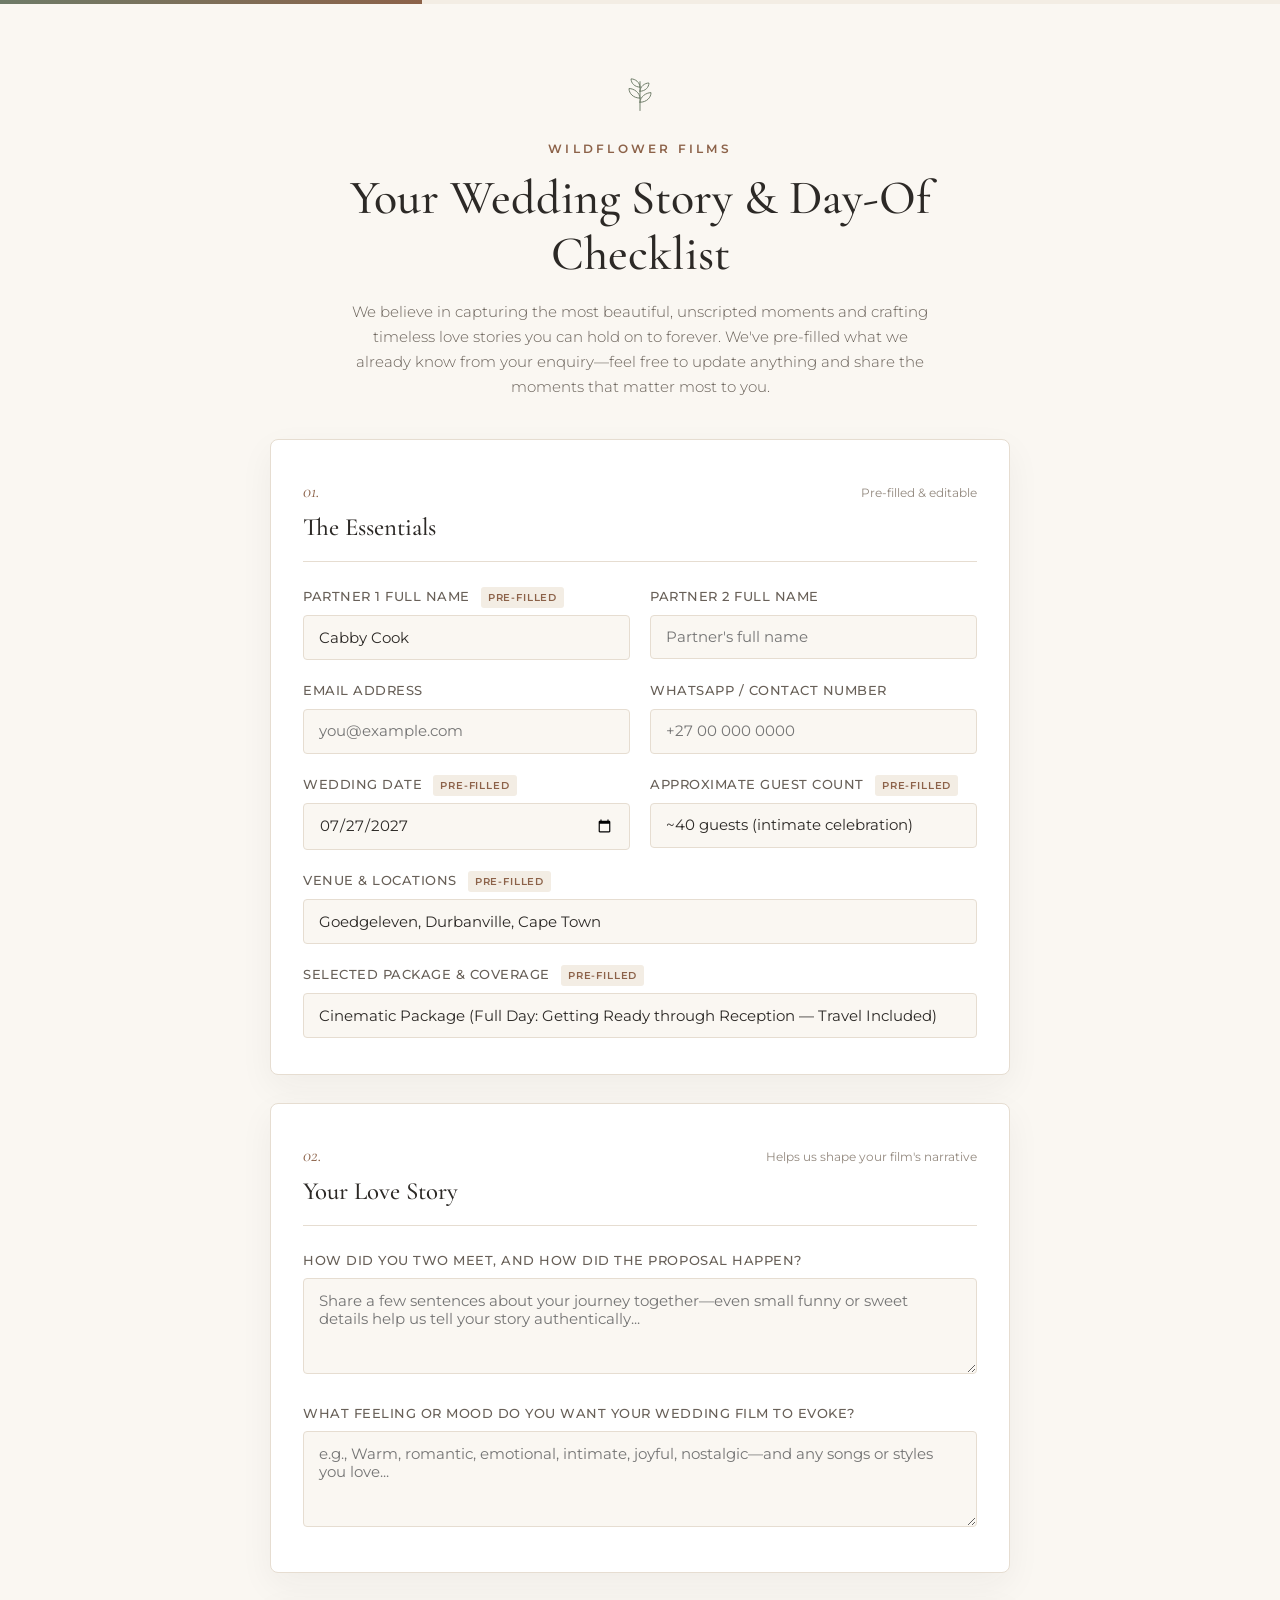
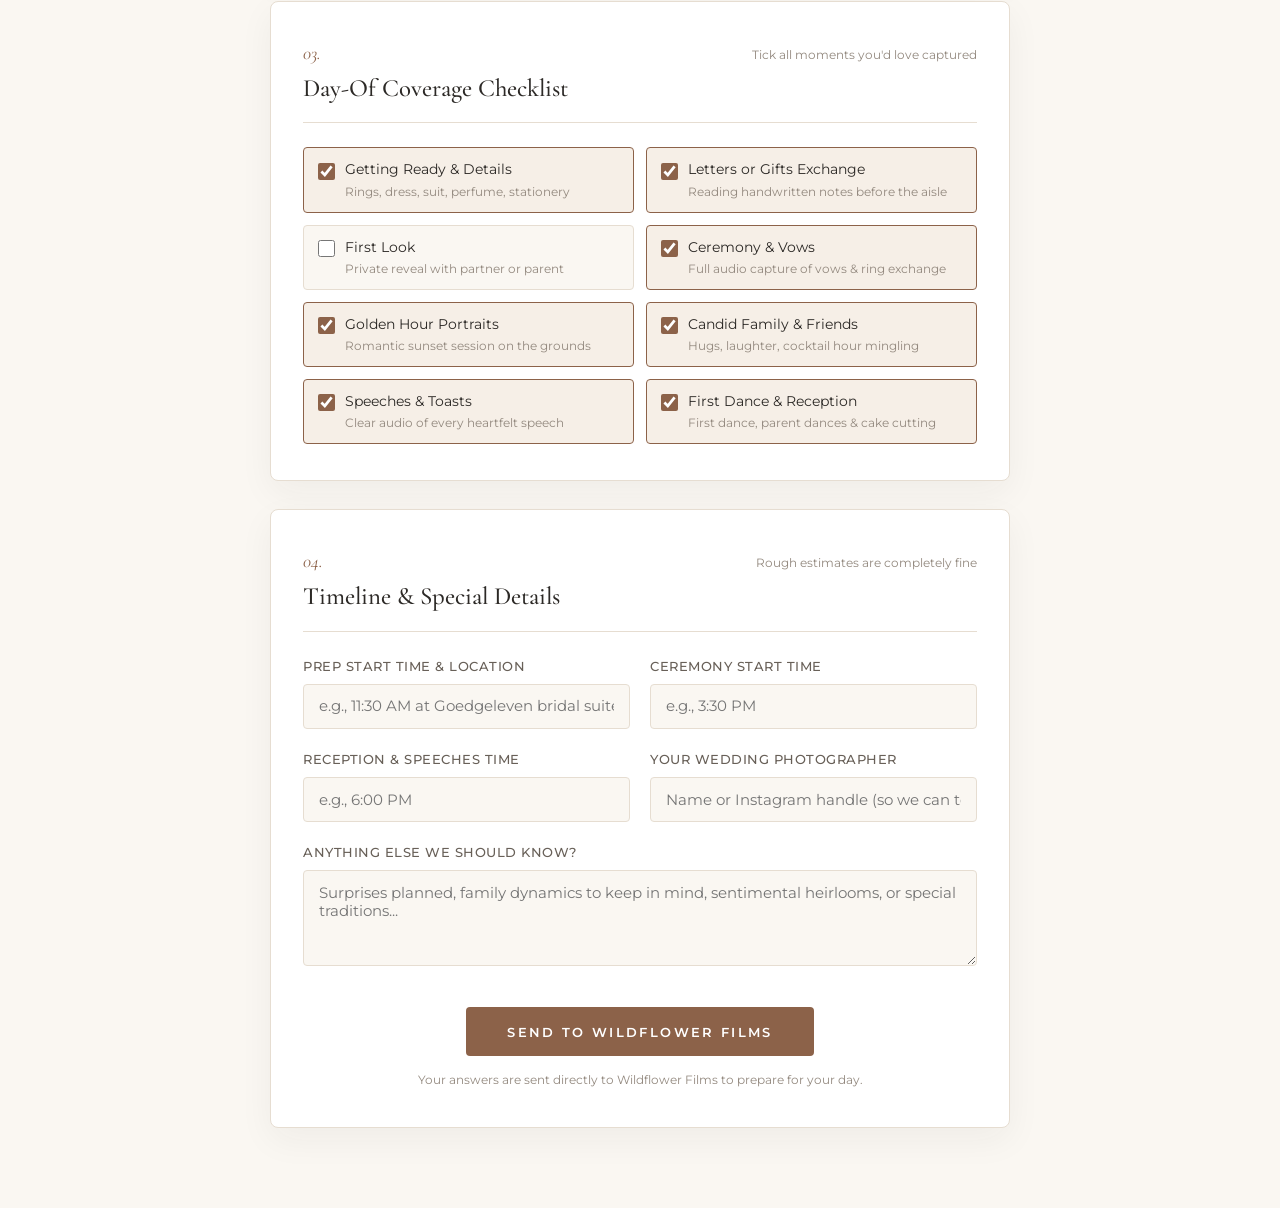
<file: Client Form/index.html>
<!DOCTYPE html>
<html lang="en">
<head>
  <meta charset="UTF-8" />
  <meta name="viewport" content="width=device-width, initial-scale=1.0" />
  <title>Wildflower Films — Wedding Story &amp; Day-Of Checklist</title>
  <link rel="preconnect" href="https://fonts.googleapis.com" />
  <link rel="preconnect" href="https://fonts.gstatic.com" crossorigin />
  <link href="https://fonts.googleapis.com/css2?family=Cormorant+Garamond:ital,wght@0,400;0,500;0,600;1,400&family=Montserrat:wght@300;400;500;600&display=swap" rel="stylesheet" />
  <style>
    /* ==========================================================================
       WILDFLOWER FILMS — BRAND DESIGN TOKENS
       (Matches styles.css root tokens for easy customization)
       ========================================================================== */
    :root {
      --bg-primary: #FAF7F2;
      --bg-secondary: #F3EDE4;
      --bg-card: #FFFFFF;
      --text-primary: #2C2926;
      --text-secondary: #686058;
      --text-muted: #93897F;
      --accent-primary: #8C6249;     /* Warm Terracotta / Clay */
      --accent-secondary: #6E7B68;   /* Botanical Sage */
      --accent-hover: #724E39;
      --border-light: #E6DDD1;
      --border-focus: #8C6249;
      --font-serif: 'Cormorant Garamond', Georgia, serif;
      --font-sans: 'Montserrat', -apple-system, BlinkMacSystemFont, sans-serif;
      --radius-sm: 4px;
      --radius-md: 8px;
      --shadow-soft: 0 12px 35px rgba(44, 41, 38, 0.05);
    }

    * {
      box-sizing: border-box;
      margin: 0;
      padding: 0;
    }

    body {
      background-color: var(--bg-primary);
      color: var(--text-primary);
      font-family: var(--font-sans);
      font-weight: 400;
      line-height: 1.65;
      -webkit-font-smoothing: antialiased;
    }

    /* Subtle Progress Bar */
    .progress-bar-wrap {
      position: fixed;
      top: 0;
      left: 0;
      width: 100%;
      height: 4px;
      background: var(--bg-secondary);
      z-index: 100;
    }

    .progress-bar-fill {
      height: 100%;
      width: 0%;
      background: linear-gradient(90deg, var(--accent-secondary), var(--accent-primary));
      transition: width 0.3s ease;
    }

    /* Header */
    header {
      text-align: center;
      padding: 4.5rem 1.5rem 2.5rem;
      max-width: 760px;
      margin: 0 auto;
    }

    .botanical-mark {
      width: 44px;
      height: 44px;
      margin: 0 auto 1rem;
      color: var(--accent-secondary);
    }

    .brand-eyebrow {
      font-size: 0.72rem;
      letter-spacing: 0.28em;
      text-transform: uppercase;
      color: var(--accent-primary);
      font-weight: 600;
      margin-bottom: 0.65rem;
    }

    h1 {
      font-family: var(--font-serif);
      font-size: clamp(2.1rem, 4.5vw, 3rem);
      font-weight: 500;
      line-height: 1.18;
      color: var(--text-primary);
      margin-bottom: 1rem;
    }

    .intro-text {
      font-size: 0.95rem;
      color: var(--text-secondary);
      max-width: 580px;
      margin: 0 auto;
      font-weight: 300;
    }

    /* Main Container */
    main {
      max-width: 780px;
      margin: 0 auto 5rem;
      padding: 0 1.25rem;
    }

    .card {
      background: var(--bg-card);
      border: 1px solid var(--border-light);
      border-radius: var(--radius-md);
      padding: 2.25rem 2rem;
      margin-bottom: 1.75rem;
      box-shadow: var(--shadow-soft);
    }

    .section-header {
      border-bottom: 1px solid var(--border-light);
      padding-bottom: 0.85rem;
      margin-bottom: 1.5rem;
      display: flex;
      align-items: baseline;
      justify-content: space-between;
      gap: 1rem;
    }

    .section-number {
      font-family: var(--font-serif);
      font-style: italic;
      font-size: 1.15rem;
      color: var(--accent-primary);
      margin-right: 0.45rem;
    }

    h2 {
      font-family: var(--font-serif);
      font-size: 1.55rem;
      font-weight: 500;
      color: var(--text-primary);
    }

    .section-hint {
      font-size: 0.78rem;
      color: var(--text-muted);
    }

    /* Grid & Inputs */
    .grid-2 {
      display: grid;
      grid-template-columns: 1fr 1fr;
      gap: 1.25rem;
    }

    .field {
      margin-bottom: 1.25rem;
    }

    .field:last-child {
      margin-bottom: 0;
    }

    label.field-label {
      display: block;
      font-size: 0.8rem;
      font-weight: 500;
      letter-spacing: 0.04em;
      text-transform: uppercase;
      color: var(--text-secondary);
      margin-bottom: 0.45rem;
    }

    .prefilled-badge {
      display: inline-block;
      font-size: 0.65rem;
      letter-spacing: 0.08em;
      text-transform: uppercase;
      background: var(--bg-secondary);
      color: var(--accent-primary);
      padding: 0.12rem 0.45rem;
      border-radius: 3px;
      margin-left: 0.4rem;
      vertical-align: middle;
      font-weight: 600;
    }

    input[type="text"],
    input[type="email"],
    input[type="tel"],
    input[type="date"],
    input[type="time"],
    textarea,
    select {
      width: 100%;
      padding: 0.78rem 0.95rem;
      font-family: var(--font-sans);
      font-size: 0.92rem;
      color: var(--text-primary);
      background-color: var(--bg-primary);
      border: 1px solid var(--border-light);
      border-radius: var(--radius-sm);
      transition: border-color 0.2s ease, background-color 0.2s ease;
    }

    input:focus,
    textarea:focus,
    select:focus {
      outline: none;
      border-color: var(--border-focus);
      background-color: #FFFFFF;
    }

    textarea {
      min-height: 96px;
      resize: vertical;
    }

    /* Interactive Checklist Items */
    .checklist-grid {
      display: grid;
      grid-template-columns: 1fr 1fr;
      gap: 0.75rem;
    }

    .check-item {
      display: flex;
      align-items: flex-start;
      gap: 0.65rem;
      padding: 0.75rem 0.85rem;
      background: var(--bg-primary);
      border: 1px solid var(--border-light);
      border-radius: var(--radius-sm);
      cursor: pointer;
      transition: all 0.2s ease;
      user-select: none;
    }

    .check-item:hover {
      border-color: var(--accent-primary);
    }

    .check-item input[type="checkbox"] {
      accent-color: var(--accent-primary);
      width: 17px;
      height: 17px;
      margin-top: 0.15rem;
      cursor: pointer;
      flex-shrink: 0;
    }

    .check-item.checked {
      background: #F6EFE7;
      border-color: var(--accent-primary);
    }

    .check-text {
      font-size: 0.88rem;
      color: var(--text-primary);
      line-height: 1.4;
    }

    .check-sub {
      display: block;
      font-size: 0.76rem;
      color: var(--text-muted);
      margin-top: 0.15rem;
    }

    /* Submit Button */
    .submit-wrap {
      text-align: center;
      margin-top: 2rem;
    }

    .btn-submit {
      background-color: var(--accent-primary);
      color: #FFFFFF;
      font-family: var(--font-sans);
      font-size: 0.82rem;
      font-weight: 600;
      letter-spacing: 0.18em;
      text-transform: uppercase;
      padding: 1.05rem 2.6rem;
      border: none;
      border-radius: var(--radius-sm);
      cursor: pointer;
      transition: background-color 0.25s ease, transform 0.15s ease;
    }

    .btn-submit:hover {
      background-color: var(--accent-hover);
      transform: translateY(-1px);
    }

    .privacy-note {
      font-size: 0.78rem;
      color: var(--text-muted);
      margin-top: 0.85rem;
    }

    /* Thank You State */
    .thank-you-card {
      display: none;
      text-align: center;
      padding: 3.5rem 2rem;
    }

    .thank-you-card h2 {
      font-size: 2rem;
      margin-bottom: 0.75rem;
    }

    .summary-box {
      text-align: left;
      background: var(--bg-primary);
      border: 1px solid var(--border-light);
      border-radius: var(--radius-sm);
      padding: 1.25rem;
      margin: 1.5rem auto;
      max-width: 560px;
      font-size: 0.85rem;
      white-space: pre-wrap;
      color: var(--text-secondary);
    }

    .btn-copy {
      background: transparent;
      border: 1px solid var(--accent-primary);
      color: var(--accent-primary);
      padding: 0.65rem 1.35rem;
      font-size: 0.78rem;
      letter-spacing: 0.12em;
      text-transform: uppercase;
      font-weight: 600;
      border-radius: var(--radius-sm);
      cursor: pointer;
    }

    .btn-copy:hover {
      background: var(--accent-primary);
      color: #FFF;
    }

    .hidden {
      display: none;
    }

    @media (max-width: 640px) {
      .grid-2,
      .checklist-grid {
        grid-template-columns: 1fr;
      }
      .card {
        padding: 1.6rem 1.25rem;
      }
    }
  </style>
</head>
<body>

  <div class="progress-bar-wrap">
    <div class="progress-bar-fill" id="progressBar"></div>
  </div>

  <header>
    <svg class="botanical-mark" viewBox="0 0 64 64" fill="none" stroke="currentColor" stroke-width="1.4" stroke-linecap="round" stroke-linejoin="round" aria-hidden="true">
      <path d="M32 56V14" />
      <path d="M32 22C24 22 19 16 19 10C25 10 32 15 32 22Z" />
      <path d="M32 28C40 28 45 22 45 16C39 16 32 21 32 28Z" />
      <path d="M32 38C22 38 16 31 16 24C23 24 32 30 32 38Z" />
      <path d="M32 44C42 44 48 37 48 30C41 30 32 36 32 44Z" />
    </svg>
    <div class="brand-eyebrow">Wildflower Films</div>
    <h1>Your Wedding Story &amp; Day-Of Checklist</h1>
    <p class="intro-text">
      We believe in capturing the most beautiful, unscripted moments and crafting timeless love stories you can hold on to forever. We've pre-filled what we already know from your enquiry—feel free to update anything and share the moments that matter most to you.
    </p>
  </header>

  <main>
    <form name="wedding-checklist" method="POST" data-netlify="true" netlify-honeypot="bot-field" id="weddingForm">
      <input type="hidden" name="form-name" value="wedding-checklist" />
      <p class="hidden">
        <label>Don’t fill this out if you're human: <input name="bot-field" /></label>
      </p>

      <!-- SECTION 1: THE ESSENTIALS -->
      <section class="card">
        <div class="section-header">
          <div><span class="section-number">01.</span><h2>The Essentials</h2></div>
          <span class="section-hint">Pre-filled &amp; editable</span>
        </div>

        <div class="grid-2">
          <div class="field">
            <label class="field-label" for="partner1">Partner 1 Full Name <span class="prefilled-badge">Pre-filled</span></label>
            <input type="text" id="partner1" name="partner_1" value="Cabby Cook" required />
          </div>
          <div class="field">
            <label class="field-label" for="partner2">Partner 2 Full Name</label>
            <input type="text" id="partner2" name="partner_2" placeholder="Partner's full name" required />
          </div>
        </div>

        <div class="grid-2">
          <div class="field">
            <label class="field-label" for="email">Email Address</label>
            <input type="email" id="email" name="email" placeholder="you@example.com" required />
          </div>
          <div class="field">
            <label class="field-label" for="phone">WhatsApp / Contact Number</label>
            <input type="tel" id="phone" name="phone" placeholder="+27 00 000 0000" />
          </div>
        </div>

        <div class="grid-2">
          <div class="field">
            <label class="field-label" for="weddingDate">Wedding Date <span class="prefilled-badge">Pre-filled</span></label>
            <input type="date" id="weddingDate" name="wedding_date" value="2027-07-27" required />
          </div>
          <div class="field">
            <label class="field-label" for="guestCount">Approximate Guest Count <span class="prefilled-badge">Pre-filled</span></label>
            <input type="text" id="guestCount" name="guest_count" value="~40 guests (intimate celebration)" />
          </div>
        </div>

        <div class="field">
          <label class="field-label" for="venue">Venue &amp; Locations <span class="prefilled-badge">Pre-filled</span></label>
          <input type="text" id="venue" name="venue" value="Goedgeleven, Durbanville, Cape Town" required />
        </div>

        <div class="field">
          <label class="field-label" for="packageSelected">Selected Package &amp; Coverage <span class="prefilled-badge">Pre-filled</span></label>
          <input type="text" id="packageSelected" name="package_selected" value="Cinematic Package (Full Day: Getting Ready through Reception — Travel Included)" />
        </div>
      </section>

      <!-- SECTION 2: YOUR LOVE STORY -->
      <section class="card">
        <div class="section-header">
          <div><span class="section-number">02.</span><h2>Your Love Story</h2></div>
          <span class="section-hint">Helps us shape your film's narrative</span>
        </div>

        <div class="field">
          <label class="field-label" for="howWeMet">How did you two meet, and how did the proposal happen?</label>
          <textarea id="howWeMet" name="love_story" placeholder="Share a few sentences about your journey together—even small funny or sweet details help us tell your story authentically..."></textarea>
        </div>

        <div class="field">
          <label class="field-label" for="filmVibe">What feeling or mood do you want your wedding film to evoke?</label>
          <textarea id="filmVibe" name="film_vibe" placeholder="e.g., Warm, romantic, emotional, intimate, joyful, nostalgic—and any songs or styles you love..."></textarea>
        </div>
      </section>

      <!-- SECTION 3: DAY-OF COVERAGE CHECKLIST -->
      <section class="card">
        <div class="section-header">
          <div><span class="section-number">03.</span><h2>Day-Of Coverage Checklist</h2></div>
          <span class="section-hint">Tick all moments you'd love captured</span>
        </div>

        <div class="checklist-grid">
          <label class="check-item checked">
            <input type="checkbox" name="moments[]" value="Bridal & Groom Prep" checked />
            <span class="check-text">Getting Ready &amp; Details<span class="check-sub">Rings, dress, suit, perfume, stationery</span></span>
          </label>

          <label class="check-item checked">
            <input type="checkbox" name="moments[]" value="Letters or Gifts Exchange" checked />
            <span class="check-text">Letters or Gifts Exchange<span class="check-sub">Reading handwritten notes before the aisle</span></span>
          </label>

          <label class="check-item">
            <input type="checkbox" name="moments[]" value="First Look (Couple or Parent)" />
            <span class="check-text">First Look<span class="check-sub">Private reveal with partner or parent</span></span>
          </label>

          <label class="check-item checked">
            <input type="checkbox" name="moments[]" value="Ceremony & Personal Vows" checked />
            <span class="check-text">Ceremony &amp; Vows<span class="check-sub">Full audio capture of vows &amp; ring exchange</span></span>
          </label>

          <label class="check-item checked">
            <input type="checkbox" name="moments[]" value="Golden Hour Couple Portraits" checked />
            <span class="check-text">Golden Hour Portraits<span class="check-sub">Romantic sunset session on the grounds</span></span>
          </label>

          <label class="check-item checked">
            <input type="checkbox" name="moments[]" value="Candid Guest Moments" checked />
            <span class="check-text">Candid Family &amp; Friends<span class="check-sub">Hugs, laughter, cocktail hour mingling</span></span>
          </label>

          <label class="check-item checked">
            <input type="checkbox" name="moments[]" value="Reception Speeches & Toasts" checked />
            <span class="check-text">Speeches &amp; Toasts<span class="check-sub">Clear audio of every heartfelt speech</span></span>
          </label>

          <label class="check-item checked">
            <input type="checkbox" name="moments[]" value="First Dance & Evening Celebrations" checked />
            <span class="check-text">First Dance &amp; Reception<span class="check-sub">First dance, parent dances &amp; cake cutting</span></span>
          </label>
        </div>
      </section>

      <!-- SECTION 4: TIMELINE & SPECIAL NOTES -->
      <section class="card">
        <div class="section-header">
          <div><span class="section-number">04.</span><h2>Timeline &amp; Special Details</h2></div>
          <span class="section-hint">Rough estimates are completely fine</span>
        </div>

        <div class="grid-2">
          <div class="field">
            <label class="field-label" for="prepTime">Prep Start Time &amp; Location</label>
            <input type="text" id="prepTime" name="prep_time" placeholder="e.g., 11:30 AM at Goedgeleven bridal suite" />
          </div>
          <div class="field">
            <label class="field-label" for="ceremonyTime">Ceremony Start Time</label>
            <input type="text" id="ceremonyTime" name="ceremony_time" placeholder="e.g., 3:30 PM" />
          </div>
        </div>

        <div class="grid-2">
          <div class="field">
            <label class="field-label" for="receptionTime">Reception &amp; Speeches Time</label>
            <input type="text" id="receptionTime" name="reception_time" placeholder="e.g., 6:00 PM" />
          </div>
          <div class="field">
            <label class="field-label" for="photographer">Your Wedding Photographer</label>
            <input type="text" id="photographer" name="photographer" placeholder="Name or Instagram handle (so we can team up!)" />
          </div>
        </div>

        <div class="field">
          <label class="field-label" for="specialNotes">Anything else we should know?</label>
          <textarea id="specialNotes" name="special_notes" placeholder="Surprises planned, family dynamics to keep in mind, sentimental heirlooms, or special traditions..."></textarea>
        </div>

        <div class="submit-wrap">
          <button type="submit" class="btn-submit">Send to Wildflower Films</button>
          <p class="privacy-note">Your answers are sent directly to Wildflower Films to prepare for your day.</p>
        </div>
      </section>
    </form>

    <!-- THANK YOU / CONFIRMATION VIEW -->
    <section class="card thank-you-card" id="thankYouCard">
      <div class="brand-eyebrow">Thank You</div>
      <h2>We Can't Wait to Tell Your Story</h2>
      <p class="intro-text">
        Your wedding story and day-of checklist have been received by Wildflower Films. Keep a copy of your summary below for your own planning records:
      </p>
      <div class="summary-box" id="summaryOutput"></div>
      <button type="button" class="btn-copy" id="copySummaryBtn">Copy Summary</button>
    </section>
  </main>

  <script>
    // Optional EmailJS config (from your EMAILJS_SETUP.md if you also want EmailJS delivery)
    const EMAILJS_CONFIG = {
      ENABLED: false,
      PUBLIC_KEY: "",
      SERVICE_ID: "",
      TEMPLATE_ID: ""
    };

    const form = document.getElementById('weddingForm');
    const progressBar = document.getElementById('progressBar');
    const thankYouCard = document.getElementById('thankYouCard');
    const summaryOutput = document.getElementById('summaryOutput');
    const copySummaryBtn = document.getElementById('copySummaryBtn');

    // Highlight checked cards
    document.querySelectorAll('.check-item input[type="checkbox"]').forEach((box) => {
      box.addEventListener('change', () => {
        box.closest('.check-item').classList.toggle('checked', box.checked);
        updateProgress();
      });
    });

    // Update top progress indicator
    function updateProgress() {
      const inputs = form.querySelectorAll('input[type="text"], input[type="email"], input[type="tel"], input[type="date"], textarea');
      let filled = 0;
      inputs.forEach((el) => {
        if (el.value.trim().length > 0) filled++;
      });
      const pct = Math.min(100, Math.round((filled / inputs.length) * 100));
      progressBar.style.width = pct + '%';
    }

    form.addEventListener('input', updateProgress);
    updateProgress();

    // Build clean plain-text summary
    function buildSummary(formData) {
      const moments = formData.getAll('moments[]');
      return [
        `COUPLE: ${formData.get('partner_1') || ''} & ${formData.get('partner_2') || ''}`,
        `EMAIL: ${formData.get('email') || ''} | PHONE: ${formData.get('phone') || 'N/A'}`,
        `DATE: ${formData.get('wedding_date') || ''} | GUESTS: ${formData.get('guest_count') || 'N/A'}`,
        `VENUE: ${formData.get('venue') || ''}`,
        `PACKAGE: ${formData.get('package_selected') || ''}`,
        `\nMUST-CAPTURE MOMENTS:\n- ${moments.length ? moments.join('\n- ') : 'None selected'}`,
        `\nTIMELINE:\n- Prep: ${formData.get('prep_time') || 'TBD'}\n- Ceremony: ${formData.get('ceremony_time') || 'TBD'}\n- Reception: ${formData.get('reception_time') || 'TBD'}\n- Photographer: ${formData.get('photographer') || 'TBD'}`,
        `\nLOVE STORY:\n${formData.get('love_story') || '—'}`,
        `\nFILM MOOD / VIBE:\n${formData.get('film_vibe') || '—'}`,
        `\nSPECIAL NOTES:\n${formData.get('special_notes') || '—'}`
      ].join('\n');
    }

    // Handle Netlify AJAX Form Submission
    form.addEventListener('submit', async (e) => {
      e.preventDefault();
      const formData = new FormData(form);
      const summaryText = buildSummary(formData);

      try {
        await fetch('/', {
          method: 'POST',
          headers: { 'Content-Type': 'application/x-www-form-urlencoded' },
          body: new URLSearchParams(formData).toString()
        });
      } catch (err) {
        console.warn('Local preview mode or network notice:', err);
      }

      form.style.display = 'none';
      summaryOutput.textContent = summaryText;
      thankYouCard.style.display = 'block';
      progressBar.style.width = '100%';
      window.scrollTo({ top: 0, behavior: 'smooth' });
    });

    copySummaryBtn.addEventListener('click', () => {
      navigator.clipboard.writeText(summaryOutput.textContent);
      copySummaryBtn.textContent = 'Copied to Clipboard';
      setTimeout(() => (copySummaryBtn.textContent = 'Copy Summary'), 2500);
    });
  </script>
</body>
</html>
</file>
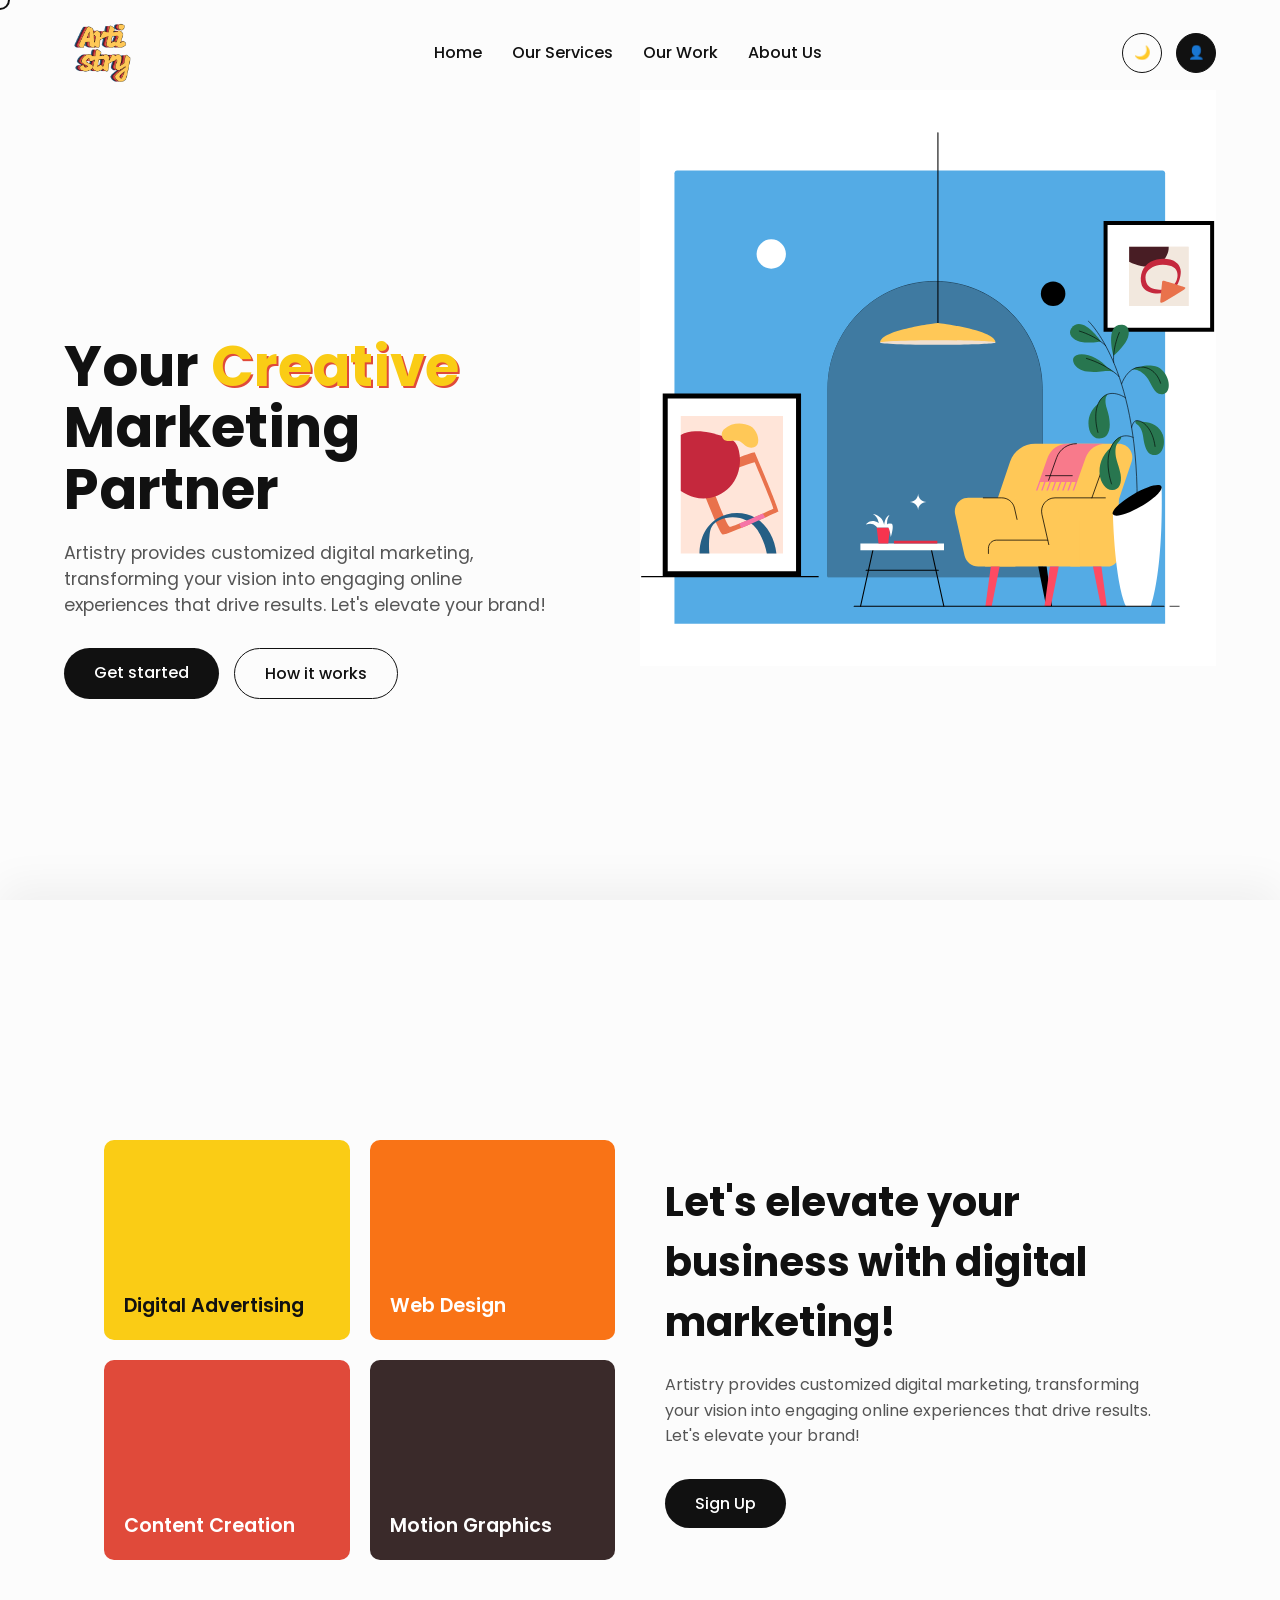
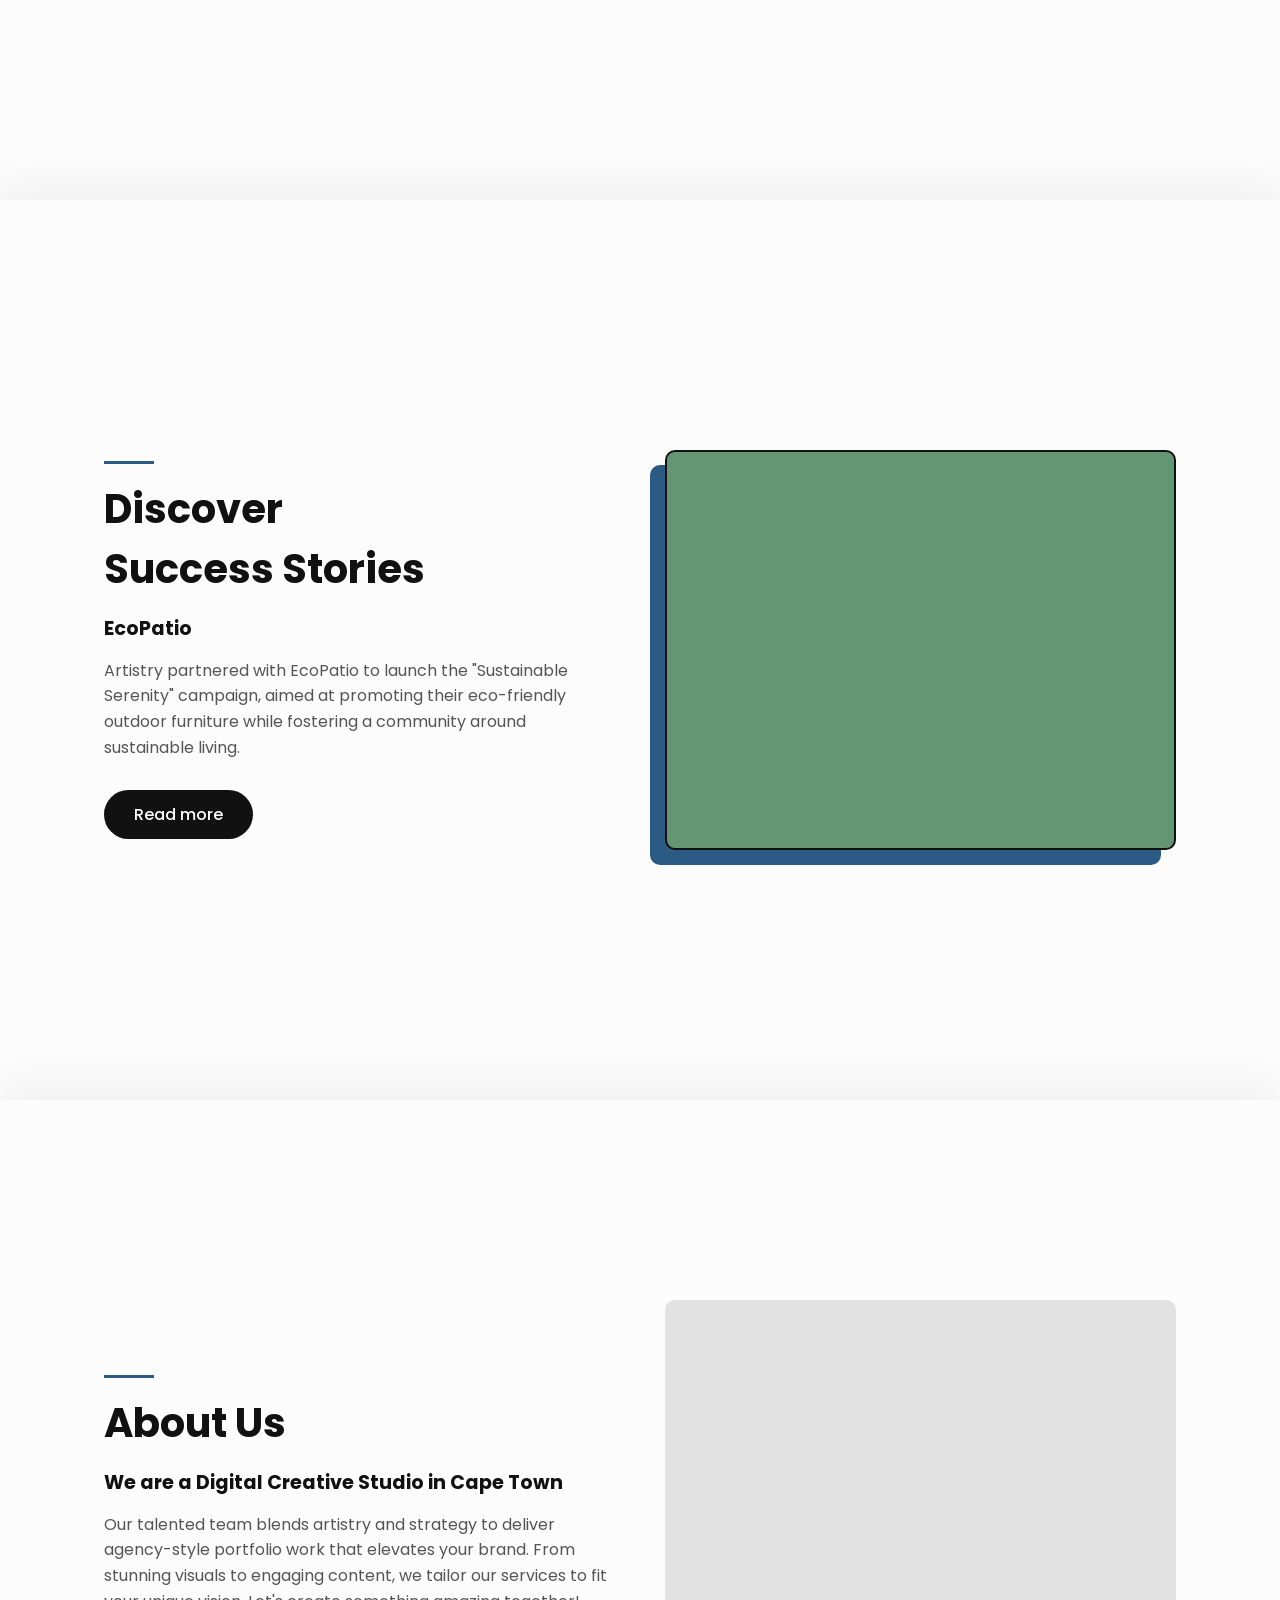
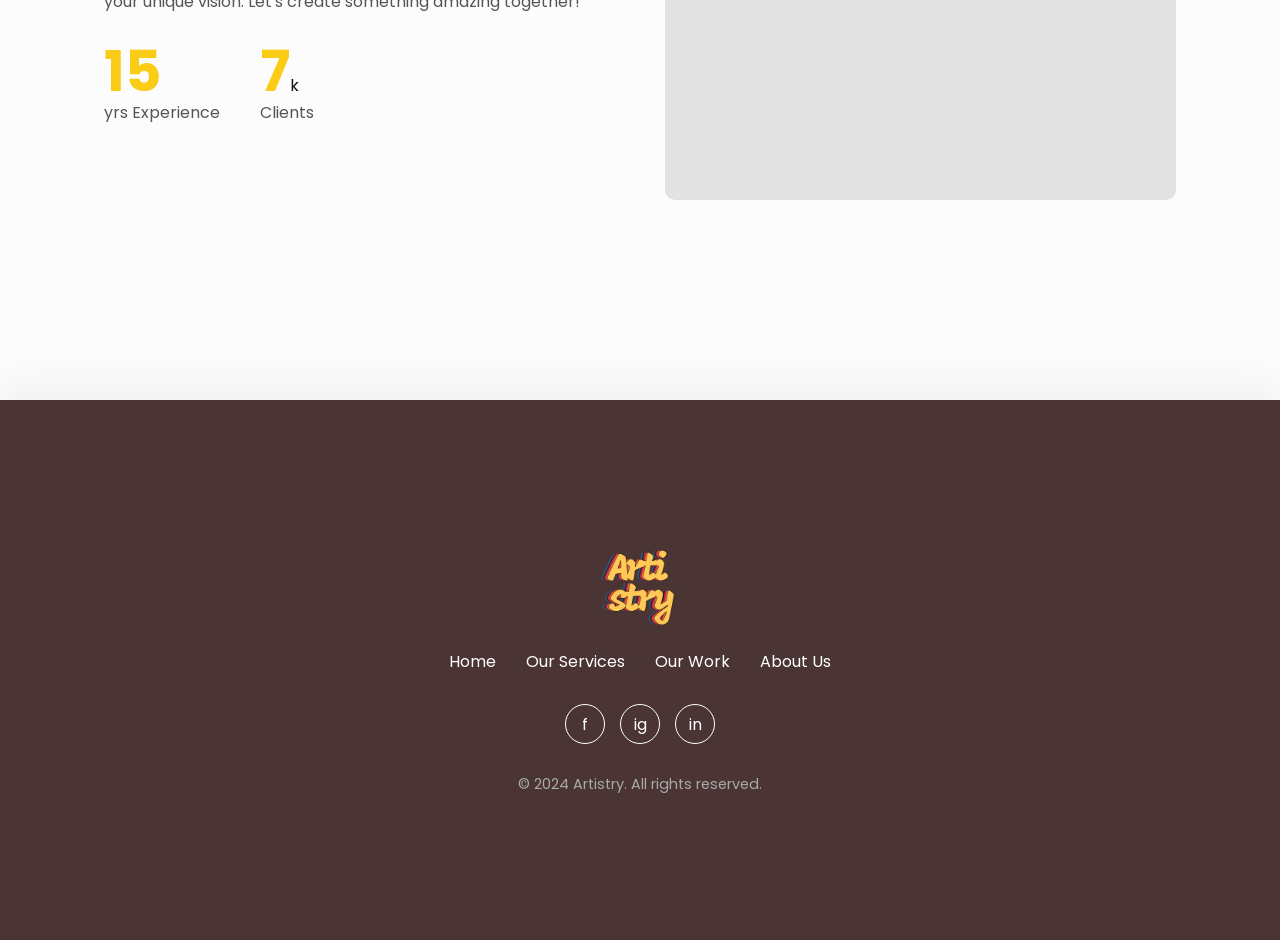
<file: portfolio/index.html>
<!DOCTYPE html>
<html lang="en">
<head>
    <meta charset="UTF-8">
    <meta name="viewport" content="width=device-width, initial-scale=1.0">
    <title>Artistry | Digital Marketing Partner</title>
    <!-- Updated CSS File Reference -->
    <link rel="stylesheet" href="portfolio1.css">
    <link rel="preconnect" href="https://fonts.googleapis.com">
    <link rel="preconnect" href="https://fonts.gstatic.com" crossorigin>
    <link href="https://fonts.googleapis.com/css2?family=Poppins:wght@300;400;500;600;700&display=swap" rel="stylesheet">
</head>
<body>

    <!-- Custom Cursor -->
    <div class="custom-cursor"></div>

    <!-- Navigation -->
    <header class="navbar">
        <!-- Static Header Logo -->
        <a href="#" class="logo-link">
            <img src="images/logo.png" alt="Artistry Logo" class="logo-img">
        </a>
        <nav>
            <a href="#home">Home</a>
            <a href="#services">Our Services</a>
            <a href="#work">Our Work</a>
            <a href="#about">About Us</a>
        </nav>
        <div class="nav-actions">
            <!-- Dark Mode Toggle Button (Replaced Search) -->
            <button class="icon-btn dark-mode-toggle" id="themeToggle">🌙</button>
            <button class="icon-btn profile">👤</button>
        </div>
    </header>

    <!-- Main Container for Stacking Effect -->
    <main class="stacking-container">

        <!-- SECTION 1: Hero (Full Screen, Parallax, Day-to-Night) -->
        <section id="home" class="hero stack-section">
            <div class="day-night-overlay"></div>
            <div class="hero-content parallax" data-speed="0.2">
                <h1>Your <span class="highlight">Creative</span><br>Marketing Partner</h1>
                <p>Artistry provides customized digital marketing, transforming your vision into engaging online experiences that drive results. Let's elevate your brand!</p>
                <div class="hero-buttons">
                    <a href="#" class="btn btn-primary">Get started</a>
                    <a href="#" class="btn btn-secondary">How it works</a>
                </div>
            </div>

            <!-- Parallax SVG Hero Container -->
            <div class="hero-visuals parallax" data-speed="0.15">
                <!-- Day SVG (Base Layer) -->
                <img src="images/hero-day.svg" alt="Room Day" class="svg-layer day-svg">
                <!-- Night SVG (Glows/Lights Layer) -->
                <img src="images/hero-night.svg" alt="Room Night" class="svg-layer night-svg">
            </div>
        </section>

        <!-- SECTION 2: Services -->
        <section id="services" class="services stack-section">
            <div class="services-grid">
                <div class="service-cards">
                    <div class="card card-yellow">Digital Advertising</div>
                    <div class="card card-orange">Web Design</div>
                    <div class="card card-red">Content Creation</div>
                    <div class="card card-dark">Motion Graphics</div>
                </div>
                <div class="services-text">
                    <h2>Let's elevate your business with digital marketing!</h2>
                    <p>Artistry provides customized digital marketing, transforming your vision into engaging online experiences that drive results. Let's elevate your brand!</p>
                    <a href="#" class="btn btn-primary">Sign Up</a>
                </div>
            </div>
        </section>

        <!-- SECTION 3: Success Stories -->
        <section id="work" class="success-stories stack-section">
            <div class="stories-container">
                <div class="stories-text">
                    <div class="section-line"></div>
                    <h2>Discover<br>Success Stories</h2>
                    <h3>EcoPatio</h3>
                    <p>Artistry partnered with EcoPatio to launch the "Sustainable Serenity" campaign, aimed at promoting their eco-friendly outdoor furniture while fostering a community around sustainable living.</p>
                    <a href="#" class="btn btn-primary">Read more</a>
                </div>
                <div class="stories-visual">
                    <!-- Placeholder for the papercraft image -->
                    <div class="visual-box"></div>
                </div>
            </div>
        </section>

        <!-- SECTION 4: About Us -->
        <section id="about" class="about-us stack-section">
            <div class="about-container">
                <div class="about-text">
                    <div class="section-line"></div>
                    <h2>About Us</h2>
                    <h3>We are a Digital Creative Studio in Cape Town</h3>
                    <p>Our talented team blends artistry and strategy to deliver agency-style portfolio work that elevates your brand. From stunning visuals to engaging content, we tailor our services to fit your unique vision. Let's create something amazing together!</p>
                    <div class="stats">
                        <div class="stat-item">
                            <span class="stat-number" data-target="15">0</span>
                            <span class="stat-label">yrs Experience</span>
                        </div>
                        <div class="stat-item">
                            <span class="stat-number" data-target="7">0</span>k
                            <span class="stat-label">Clients</span>
                        </div>
                    </div>
                </div>
                <div class="about-image">
                    <div class="image-placeholder"></div>
                </div>
            </div>
        </section>

        <!-- SECTION 5: Footer -->
        <footer class="footer stack-section">
            <div class="footer-container">
                <!-- Static Footer Logo -->
                <div class="footer-logo-container">
                    <img src="images/logo.png" alt="Artistry Logo" class="footer-logo-img">
                </div>
                <nav class="footer-nav">
                    <a href="#home">Home</a>
                    <a href="#services">Our Services</a>
                    <a href="#work">Our Work</a>
                    <a href="#about">About Us</a>
                </nav>
                <div class="social-icons">
                    <a href="#" class="social-icon">f</a>
                    <a href="#" class="social-icon">ig</a>
                    <a href="#" class="social-icon">in</a>
                </div>
                <p class="copyright">&copy; 2024 Artistry. All rights reserved.</p>
            </div>
        </footer>

    </main>

    <!-- Updated JS File Reference -->
    <script src="portfolio1.js"></script>
</body>
</html>
</file>
<file: portfolio/portfolio1.css>
/* --- Base & Reset --- */
* {
    margin: 0;
    padding: 0;
    box-sizing: border-box;
    cursor: none; /* Hide default cursor */
}

html {
    background-color: #fcfcfc;
}

body {
    font-family: 'Poppins', sans-serif;
    color: #111;
    background-color: #fcfcfc;
    overflow-x: hidden;
}

/* Custom Cursor */
.custom-cursor {
    width: 20px;
    height: 20px;
    border: 2px solid #111; /* Default is black */
    border-radius: 50%;
    position: fixed;
    pointer-events: none;
    z-index: 9999;
    transform: translate(-50%, -50%);
    transition: transform 0.1s ease-out, background-color 0.2s ease, border-color 0.2s ease;
}

.custom-cursor.hovering {
    transform: translate(-50%, -50%) scale(1.5);
    background-color: rgba(17, 17, 17, 0.1);
}

/* --- Dark Mode Inversion --- */
body.invert-theme {
    filter: invert(1) hue-rotate(180deg);
}

/* "Double-invert" images and other elements to prevent them from looking like photo negatives. */
/* The cursor is NOT in this list. */
body.invert-theme img,
body.invert-theme .hero-visuals,
body.invert-theme .day-night-overlay,
body.invert-theme .visual-box {
    filter: invert(1) hue-rotate(180deg);
}


/* --- ALL OTHER CSS REMAINS THE SAME... --- */
/* (The rest of your file from .logo-link onwards is correct) */

/* --- Static Logo Styles --- */
.logo-link {
    display: inline-block;
    transition: transform 0.2s ease;
}
.logo-link:hover {
    transform: scale(1.05);
}
.logo-img {
    max-height: 65px;
    width: auto;
    display: block;
    object-fit: contain;
}
.footer-logo-container {
    display: flex;
    justify-content: center;
    margin-bottom: 20px;
}
.footer-logo-img {
    max-height: 85px;
    width: auto;
    display: block;
    object-fit: contain;
}
/* --- Navigation --- */
.navbar {
    position: fixed;
    top: 0;
    width: 100%;
    display: flex;
    justify-content: space-between;
    align-items: center;
    padding: 20px 5%;
    z-index: 100;
    background: transparent;
    transition: background 0.3s ease;
}
.logo {
    font-size: 2rem;
    font-weight: 700;
    color: #facc15;
    text-shadow: 2px 2px 0px #e04a3a, 4px 4px 0px #2b5b84;
}
.navbar nav {
    display: flex;
    gap: 30px;
}
.navbar nav a {
    text-decoration: none;
    color: #111;
    font-weight: 500;
    transition: color 0.3s;
}
.navbar nav a:hover {
    color: #e04a3a;
}
.nav-actions .icon-btn {
    background: none;
    border: 1px solid #111;
    border-radius: 50%;
    width: 40px;
    height: 40px;
    margin-left: 10px;
    transition: background-color 0.2s;
}
.nav-actions .profile {
    background: #111;
    color: #fff;
}
/* --- Stacking Container Logic --- */
.stacking-container {
    position: relative;
}
.stack-section {
    position: sticky;
    top: 0;
    min-height: 100vh;
    width: 100%;
    overflow: hidden;
    background-color: #fcfcfc;
    box-shadow: 0 -15px 40px rgba(0, 0, 0, 0.05);
    display: flex;
    align-items: center;
    justify-content: center;
}
/* --- Buttons --- */
.btn {
    padding: 12px 30px;
    border-radius: 30px;
    text-decoration: none;
    font-weight: 500;
    display: inline-block;
    transition: transform 0.2s, box-shadow 0.2s;
}
.btn:hover {
    transform: translateY(-3px);
    box-shadow: 0 5px 15px rgba(0,0,0,0.1);
}
.btn-primary {
    background: #111;
    color: #fff;
}
.btn-secondary {
    background: transparent;
    color: #111;
    border: 1px solid #111;
}
/* --- Section 1: Hero --- */
.hero {
    background-color: #fcfcfc;
    justify-content: flex-start;
    padding: 0 5%;
    z-index: 1;
}
.day-night-overlay {
    position: absolute;
    top: 0;
    left: 0;
    width: 100%;
    height: 100%;
    background: linear-gradient(135deg, #0f172a 0%, #1e3a8a 100%);
    opacity: 0;
    z-index: 1;
    pointer-events: none;
    mix-blend-mode: multiply;
    transition: opacity 0.1s ease-out;
}
.hero-content {
    max-width: 500px;
    z-index: 2;
    position: relative;
    margin-top: 15vh;
}
.hero h1 {
    font-size: 3.5rem;
    line-height: 1.1;
    margin-bottom: 20px;
}
.hero .highlight {
    color: #facc15;
    text-shadow: 2px 2px 0px #e04a3a;
}
.hero p {
    font-size: 1.1rem;
    color: #555;
    margin-bottom: 30px;
}
.hero-buttons {
    display: flex;
    gap: 15px;
}
/* --- Hero SVGs Container --- */
.hero-visuals {
    position: absolute;
    right: 5%;
    top: 10%;
    width: 45%;
    height: auto;
    z-index: 0;
}
.svg-layer {
    position: absolute;
    top: 0;
    left: 0;
    width: 100%;
    height: auto;
    transition: opacity 0.1s ease-out;
}
.day-svg {
    z-index: 1;
}
.night-svg {
    opacity: 0;
    z-index: 2;
}
/* --- Section 2: Services --- */
.services {
    z-index: 2;
}
.services-grid {
    display: flex;
    max-width: 1200px;
    gap: 50px;
    align-items: center;
    width: 100%;
    padding: 0 5%;
}
.service-cards {
    flex: 1;
    display: grid;
    grid-template-columns: 1fr 1fr;
    gap: 20px;
    position: relative;
}
.card {
    height: 200px;
    border-radius: 10px;
    display: flex;
    align-items: flex-end;
    padding: 20px;
    font-size: 1.2rem;
    font-weight: 600;
    color: #fff;
}
.card-yellow { background: #facc15; color: #111; }
.card-orange { background: #f97316; }
.card-red { background: #e04a3a; }
.card-dark { background: #3a2a2a; }
.services-text {
    flex: 1;
}
.services-text h2 {
    font-size: 2.5rem;
    margin-bottom: 20px;
}
.services-text p {
    color: #555;
    margin-bottom: 30px;
    line-height: 1.6;
}
/* --- Section 3: Success Stories --- */
.success-stories {
    z-index: 3;
    background-color: #fcfcfc;
}
.stories-container {
    display: flex;
    max-width: 1200px;
    gap: 50px;
    align-items: center;
    width: 100%;
    padding: 0 5%;
}
.section-line {
    width: 50px;
    height: 3px;
    background-color: #2b5b84;
    margin-bottom: 15px;
}
.stories-text { flex: 1; }
.stories-text h2 { font-size: 2.5rem; margin-bottom: 15px; }
.stories-text h3 { font-size: 1.2rem; margin-bottom: 15px; }
.stories-text p { color: #555; margin-bottom: 30px; line-height: 1.6; }
.stories-visual {
    flex: 1;
}
.visual-box {
    width: 100%;
    height: 400px;
    background: #649673;
    border-radius: 10px;
    border: 2px solid #111;
    box-shadow: -15px 15px 0px #2b5b84;
}
/* --- Section 4: About Us --- */
.about-us {
    z-index: 4;
}
.about-container {
    display: flex;
    max-width: 1200px;
    gap: 50px;
    align-items: center;
    width: 100%;
    padding: 0 5%;
}
.about-text { flex: 1; }
.about-text h2 { font-size: 2.5rem; margin-bottom: 15px; }
.about-text h3 { font-size: 1.2rem; margin-bottom: 15px; }
.about-text p { color: #555; margin-bottom: 30px; line-height: 1.6; }
.stats {
    display: flex;
    gap: 40px;
}
.stat-number {
    font-size: 3.5rem;
    font-weight: 700;
    color: #facc15;
    line-height: 1;
}
.stat-label {
    display: block;
    color: #555;
}
.about-image { flex: 1; }
.image-placeholder {
    width: 100%;
    height: 500px;
    background: #e2e2e2;
    border-radius: 10px;
}
/* --- Section 5: Footer --- */
.footer {
    z-index: 5;
    background-color: #4a3434;
    color: #fff;
    min-height: 60vh;
}
.footer-container {
    text-align: center;
    width: 100%;
}
.footer-logo {
    font-size: 3rem;
    color: #facc15;
    text-shadow: 2px 2px 0px #e04a3a, 4px 4px 0px #2b5b84;
    margin-bottom: 30px;
}
.footer-nav {
    display: flex;
    justify-content: center;
    gap: 30px;
    margin-bottom: 30px;
}
.footer-nav a {
    color: #fff;
    text-decoration: none;
    transition: color 0.3s;
}
.footer-nav a:hover { color: #facc15; }
.social-icons {
    display: flex;
    justify-content: center;
    gap: 15px;
    margin-bottom: 30px;
}
.social-icon {
    width: 40px;
    height: 40px;
    border: 1px solid #fff;
    border-radius: 50%;
    display: flex;
    align-items: center;
    justify-content: center;
    color: #fff;
    text-decoration: none;
    transition: background 0.3s, color 0.3s;
}
.social-icon:hover {
    background: #fff;
    color: #4a3434;
}
.copyright {
    color: #aaa;
    font-size: 0.9rem;
}
/* Mobile Responsiveness */
@media (max-width: 768px) {
    .services-grid, .stories-container, .about-container {
        flex-direction: column;
    }
    .hero-visuals { display: none; }
    .hero h1 { font-size: 2.5rem; }
    .navbar nav { display: none; }
}
</file>
